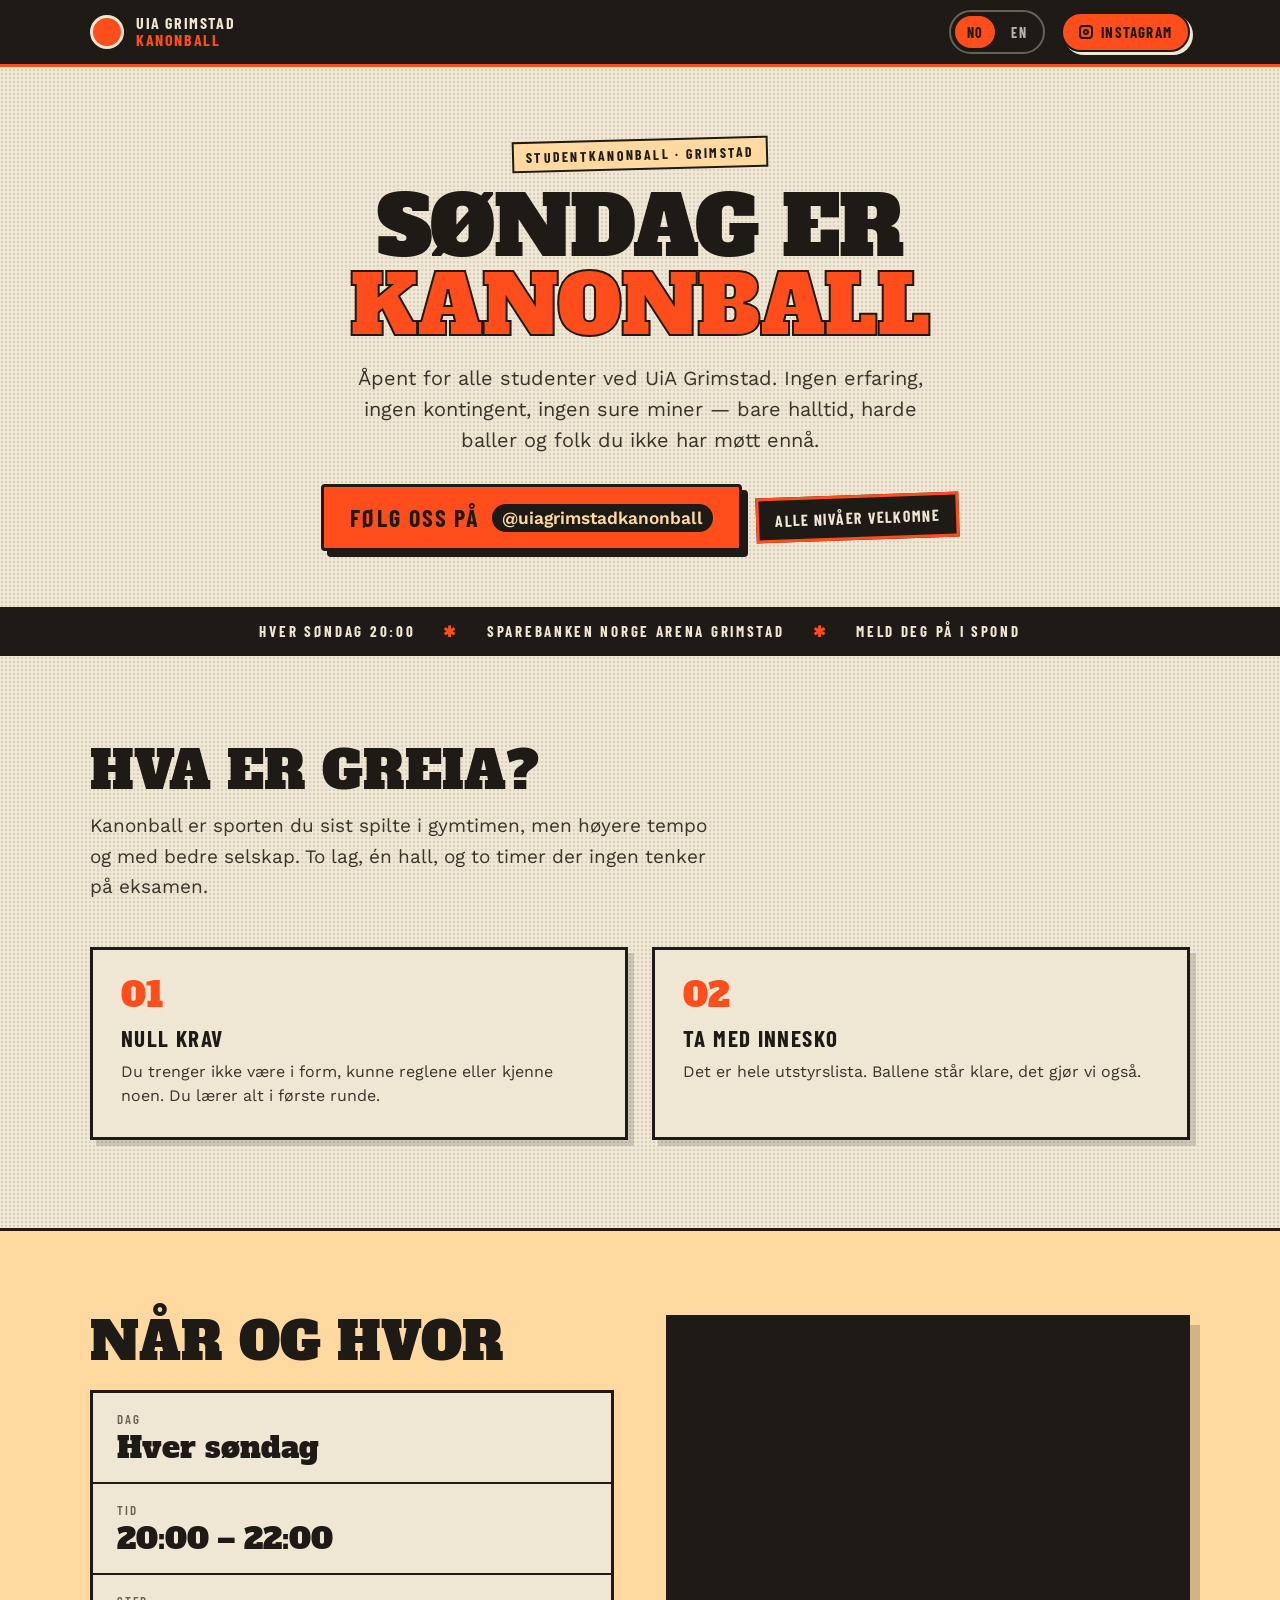
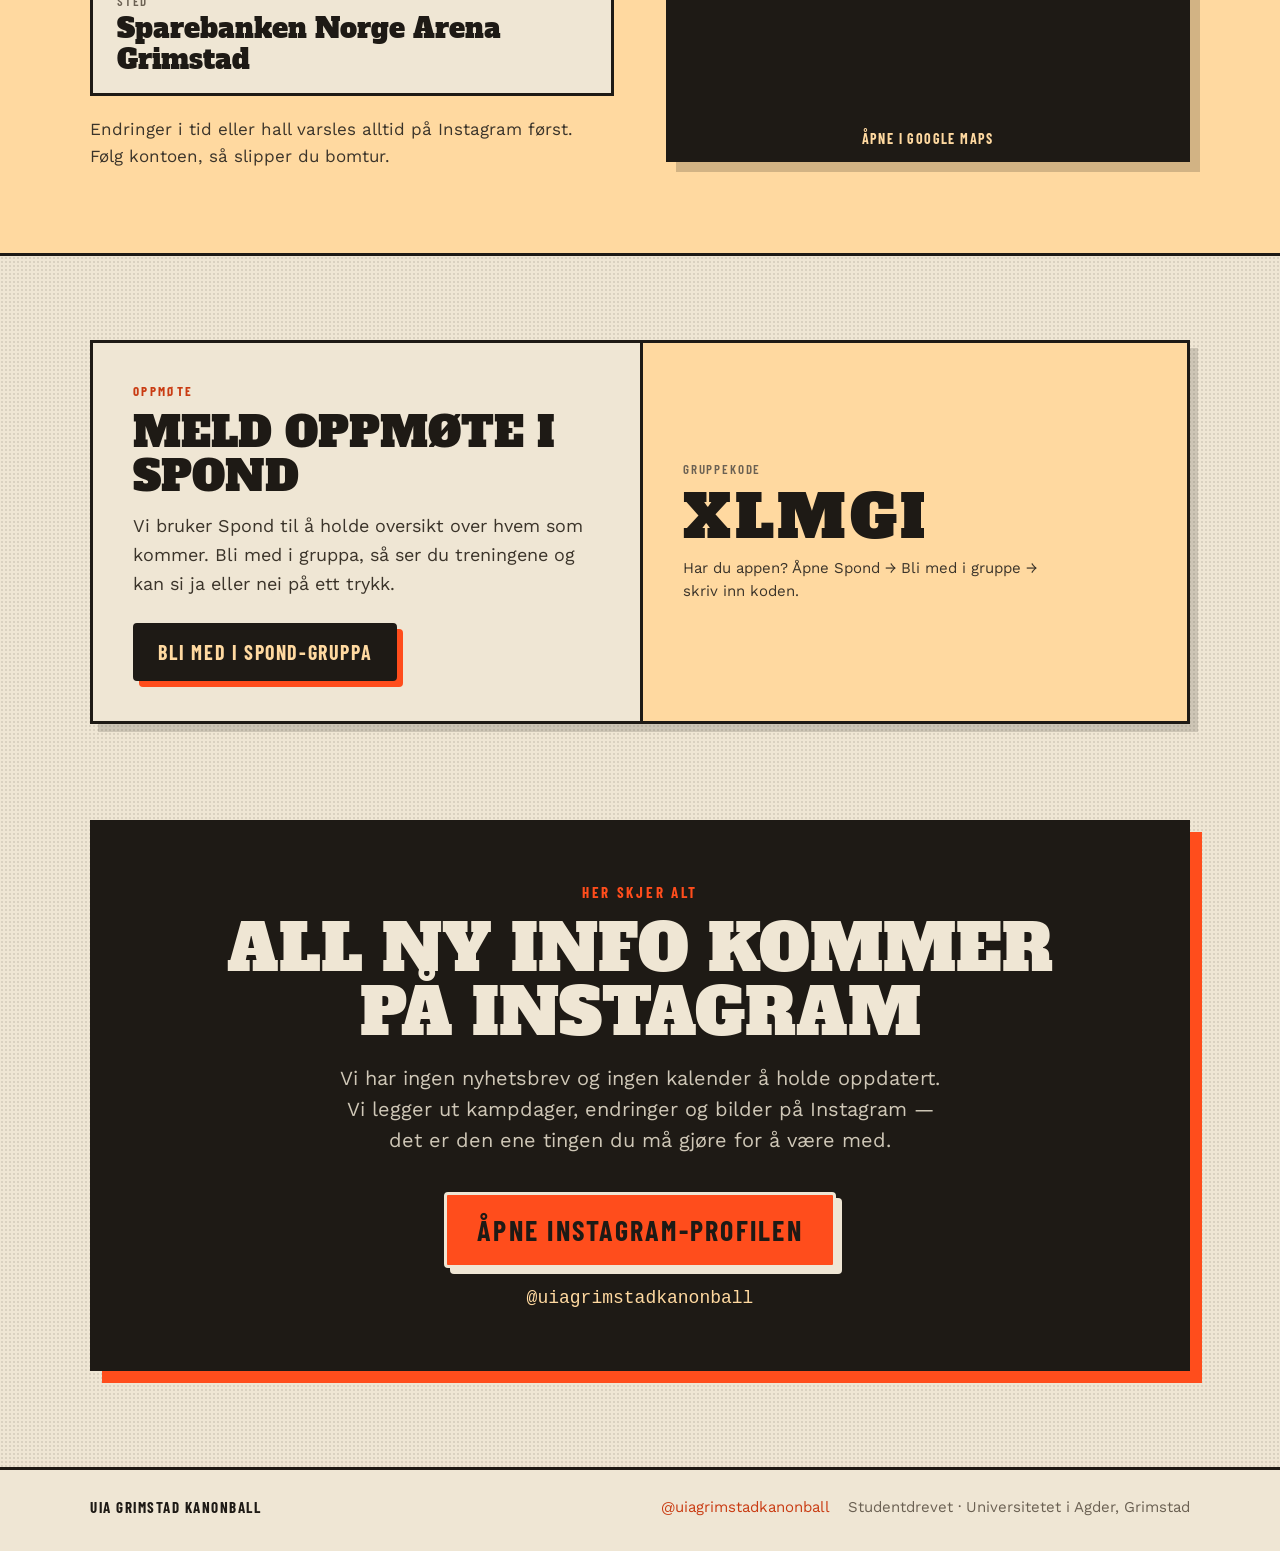
<file: index.html>
<!DOCTYPE html>
<!--
  UiA Grimstad Kanonball — plain HTML, no build step.
  Text is written twice: <span lang="no"> and <span lang="en">.
-->
<html lang="no" data-lang="no">
<head>
  <meta charset="utf-8">
  <meta name="viewport" content="width=device-width, initial-scale=1">

  <title>UiA Grimstad Kanonball — kanonball hver søndag i Grimstad</title>
  <meta name="description" content="Studentdrevet kanonball ved UiA Grimstad. Hver søndag 20:00 i Sparebanken Norge Arena. Åpent for alle studenter — ingen erfaring og ingen kontingent.">

  <!-- Link previews -->
  <meta property="og:type" content="website">
  <meta property="og:title" content="UiA Grimstad Kanonball">
  <meta property="og:description" content="Kanonball hver søndag 20:00 i Sparebanken Norge Arena Grimstad. Åpent for alle studenter.">
  <meta property="og:url" content="https://grmkanonball.no/">
  <meta property="og:locale" content="nb_NO">
  <!-- For a picture in link previews, add a 1200x630 image and uncomment:
       <meta property="og:image" content="https://grmkanonball.no/preview.jpg"> -->

  <!-- Tab icon, drawn inline so there is no icon file -->
  <link rel="icon" href="data:image/svg+xml,<svg xmlns='http://www.w3.org/2000/svg' viewBox='0 0 32 32'><circle cx='16' cy='16' r='13' fill='%23ff4d1c' stroke='%231e1a15' stroke-width='3'/></svg>">

  <link rel="preconnect" href="https://fonts.googleapis.com">
  <link rel="preconnect" href="https://fonts.gstatic.com" crossorigin>
  <link href="https://fonts.googleapis.com/css2?family=Alfa+Slab+One&family=Barlow+Condensed:wght@600;700&family=Work+Sans:wght@400;500;600&display=swap" rel="stylesheet">

  <link rel="stylesheet" href="style.css">
</head>
<body>


<!-- ===== Header ===== -->

<header class="header">
  <div class="header__inner container">

    <a class="logo" href="/">
      <span class="logo__ball"></span>
      <span class="logo__name">UiA Grimstad<br><em>Kanonball</em></span>
    </a>

    <div class="lang">
      <button type="button" value="no" aria-label="Norsk">NO</button>
      <button type="button" value="en" aria-label="English">EN</button>
    </div>

    <!-- EDIT: Instagram -->
    <a class="header__cta" href="https://www.instagram.com/uiagrimstadkanonball/" target="_blank" rel="noopener">
      <span class="icon-instagram" aria-hidden="true"></span>
      Instagram
    </a>

  </div>
</header>


<!-- ===== Hero ===== -->

<section class="hero container">
  <div class="hero__inner">

    <p class="hero__tag">
      <span lang="no">Studentkanonball · Grimstad</span>
      <span lang="en">Student dodgeball · Grimstad</span>
    </p>

    <h1 class="hero__title">
      <span lang="no">Søndag er</span>
      <span lang="en">Sunday is</span>
      <span class="outlined">kanonball</span>
    </h1>

    <p class="hero__text">
      <span lang="no">Åpent for alle studenter ved UiA Grimstad. Ingen erfaring, ingen kontingent, ingen sure miner — bare halltid, harde baller og folk du ikke har møtt ennå.</span>
      <span lang="en">Open to every student at UiA Grimstad. No experience, no fee, no attitude — just gym time, hard balls and people you haven't met yet.</span>
    </p>

    <div class="hero__actions">

      <!-- EDIT: Instagram -->
      <a class="btn btn--orange" href="https://www.instagram.com/uiagrimstadkanonball/" target="_blank" rel="noopener">
        <span lang="no">Følg oss på</span>
        <span lang="en">Follow us on</span>
        <span class="btn__pill">@uiagrimstadkanonball</span>
      </a>

      <p class="hero__stamp">
        <span lang="no">Alle nivåer velkomne</span>
        <span lang="en">All levels welcome</span>
      </p>

    </div>

  </div>
</section>


<!-- ===== Ticker ===== -->

<div class="ticker">
  <div class="ticker__inner">

    <!-- EDIT: day and time -->
    <span>
      <span lang="no">Hver søndag 20:00</span>
      <span lang="en">Every Sunday 20:00</span>
    </span>

    <span class="ticker__star" aria-hidden="true">✱</span>

    <!-- EDIT: venue -->
    <span>Sparebanken Norge Arena Grimstad</span>

    <span class="ticker__star" aria-hidden="true">✱</span>

    <span>
      <span lang="no">Meld deg på i Spond</span>
      <span lang="en">Sign up in Spond</span>
    </span>

  </div>
</div>


<!-- ===== What is it =====
     Copy an <article class="card"> block to add another card. -->

<section class="section container">

  <h2 class="section-title">
    <span lang="no">Hva er greia?</span>
    <span lang="en">What is it?</span>
  </h2>

  <p class="section-lead">
    <span lang="no">Kanonball er sporten du sist spilte i gymtimen, men høyere tempo og med bedre selskap. To lag, én hall, og to timer der ingen tenker på eksamen.</span>
    <span lang="en">Kanonball is Norwegian dodgeball — the game you last played in PE, at a higher tempo and in better company. Two teams, one gym, and two hours where nobody thinks about exams.</span>
  </p>

  <div class="cards">

    <article class="card">
      <p class="card__number">01</p>
      <h3 class="card__title">
        <span lang="no">Null krav</span>
        <span lang="en">Zero requirements</span>
      </h3>
      <p class="card__text">
        <span lang="no">Du trenger ikke være i form, kunne reglene eller kjenne noen. Du lærer alt i første runde.</span>
        <span lang="en">You don't need to be fit, know the rules or know anyone. You'll pick it all up in the first round.</span>
      </p>
    </article>

    <article class="card">
      <p class="card__number">02</p>
      <h3 class="card__title">
        <span lang="no">Ta med innesko</span>
        <span lang="en">Bring indoor shoes</span>
      </h3>
      <p class="card__text">
        <span lang="no">Det er hele utstyrslista. Ballene står klare, det gjør vi også.</span>
        <span lang="en">That's the whole packing list. The balls are ready, and so are we.</span>
      </p>
    </article>

  </div>

</section>


<!-- ===== When and where ===== -->

<section class="when">
  <div class="when__inner container">

    <div>

      <h2 class="section-title">
        <span lang="no">Når og hvor</span>
        <span lang="en">When and where</span>
      </h2>

      <div class="facts">

        <div class="facts__row">
          <p class="facts__label">
            <span lang="no">Dag</span>
            <span lang="en">Day</span>
          </p>
          <!-- EDIT: day -->
          <p class="facts__value">
            <span lang="no">Hver søndag</span>
            <span lang="en">Every Sunday</span>
          </p>
        </div>

        <div class="facts__row">
          <p class="facts__label">
            <span lang="no">Tid</span>
            <span lang="en">Time</span>
          </p>
          <!-- EDIT: time -->
          <p class="facts__value">20:00 – 22:00</p>
        </div>

        <div class="facts__row">
          <p class="facts__label">
            <span lang="no">Sted</span>
            <span lang="en">Venue</span>
          </p>
          <!-- EDIT: venue -->
          <p class="facts__value facts__value--long">Sparebanken Norge Arena Grimstad</p>
        </div>

      </div>

      <p class="when__note">
        <span lang="no">Endringer i tid eller hall varsles alltid på Instagram først. Følg kontoen, så slipper du bomtur.</span>
        <span lang="en">Any change of time or venue is announced on Instagram first. Follow the account and you'll never show up to an empty gym.</span>
      </p>

    </div>

    <!-- EDIT: map. Google Maps > Share > Embed a map, then paste the src here -->
    <div class="map">
      <iframe
        src="https://www.google.com/maps/embed?pb=!1m18!1m12!1m3!1d2170.562983877064!2d8.571436984648617!3d58.33533082019031!2m3!1f0!2f0!3f0!3m2!1i1024!2i768!4f13.1!3m3!1m2!1s0x4647ee421ae0e0fb%3A0x88d8b31dec1f9e09!2sSparebanken%20Norge%20Arena%20Grimstad!5e0!3m2!1sno!2sno!4v1788523913095!5m2!1sno!2sno"
        title="Kart til Sparebanken Norge Arena Grimstad"
        loading="lazy"
        referrerpolicy="strict-origin-when-cross-origin"
        allowfullscreen></iframe>
      <a class="map__link" href="https://maps.app.goo.gl/KAa3QGY7cM1ahxKg8" target="_blank" rel="noopener">
        <span lang="no">Åpne i Google Maps</span>
        <span lang="en">Open in Google Maps</span>
      </a>
    </div>

  </div>
</section>


<!-- ===== Spond ===== -->

<section class="spond container">
  <div class="spond__box">

    <div class="spond__text">

      <p class="kicker">
        <span lang="no">Oppmøte</span>
        <span lang="en">Attendance</span>
      </p>

      <h2 class="section-title">
        <span lang="no">Meld oppmøte i Spond</span>
        <span lang="en">Confirm attendance in Spond</span>
      </h2>

      <p class="spond__desc">
        <span lang="no">Vi bruker Spond til å holde oversikt over hvem som kommer. Bli med i gruppa, så ser du treningene og kan si ja eller nei på ett trykk.</span>
        <span lang="en">We use Spond to keep track of who's coming. Join the group to see the sessions and answer yes or no in one tap.</span>
      </p>

      <!-- EDIT: Spond code -->
      <a class="btn btn--dark" href="https://spond.com/invite/XLMGI" target="_blank" rel="noopener">
        <span lang="no">Bli med i Spond-gruppa</span>
        <span lang="en">Join the Spond group</span>
      </a>

    </div>

    <div class="spond__code">
      <p class="spond__code-label">
        <span lang="no">Gruppekode</span>
        <span lang="en">Group code</span>
      </p>
      <!-- EDIT: Spond code -->
      <p class="spond__code-value">XLMGI</p>
      <p class="spond__code-step">
        <span lang="no">Har du appen? Åpne Spond → Bli med i gruppe → skriv inn koden.</span>
        <span lang="en">Already have the app? Open Spond → Join group → enter the code.</span>
      </p>
    </div>

  </div>
</section>


<!-- ===== Instagram ===== -->

<section class="instagram container">
  <div class="instagram__box">

    <p class="kicker">
      <span lang="no">Her skjer alt</span>
      <span lang="en">Everything happens here</span>
    </p>

    <h2 class="section-title">
      <span lang="no">All ny info kommer på Instagram</span>
      <span lang="en">All new info goes on Instagram</span>
    </h2>

    <p class="instagram__text">
      <span lang="no">Vi har ingen nyhetsbrev og ingen kalender å holde oppdatert. Vi legger ut kampdager, endringer og bilder på Instagram — det er den ene tingen du må gjøre for å være med.</span>
      <span lang="en">We don't run a newsletter or keep a calendar up to date. Game days, changes and photos all go on Instagram — following it is the one thing you need to do to join.</span>
    </p>

    <!-- EDIT: Instagram -->
    <a class="btn btn--on-dark" href="https://www.instagram.com/uiagrimstadkanonball/" target="_blank" rel="noopener">
      <span lang="no">Åpne Instagram-profilen</span>
      <span lang="en">Open the Instagram profile</span>
    </a>

    <!-- EDIT: Instagram -->
    <p class="instagram__handle">@uiagrimstadkanonball</p>

  </div>
</section>


<!-- ===== Footer ===== -->

<footer class="footer">
  <div class="footer__inner container">

    <p class="footer__brand">UiA Grimstad Kanonball</p>

    <div class="footer__meta">
      <!-- EDIT: Instagram -->
      <a href="https://www.instagram.com/uiagrimstadkanonball/" target="_blank" rel="noopener">@uiagrimstadkanonball</a>
      <span>
        <span lang="no">Studentdrevet · Universitetet i Agder, Grimstad</span>
        <span lang="en">Student-run · University of Agder, Grimstad</span>
      </span>
    </div>

  </div>
</footer>


<script src="script.js"></script>
</body>
</html>
</file>
<file: style.css>
/* UiA Grimstad Kanonball — sections below follow the order of the page. */


/* --- Settings ------------------------------------------------------------ */

:root {
  --cream:  #efe6d4;              /* page background */
  --ink:    #1e1a15;              /* near-black: text and borders */
  --orange: #ff4d1c;              /* main accent */
  --sand:   #ffd9a0;              /* soft yellow panels */
  --rust:   #c93b12;              /* links */
  --body:   #3b342a;              /* paragraph text */
  --label:  #6b6153;              /* small grey labels */

  --font-display: "Alfa Slab One", Georgia, serif;
  --font-ui: "Barlow Condensed", Arial, sans-serif;
  --font-body: "Work Sans", Helvetica, Arial, sans-serif;

  --page-width: 1180px;
  --page-gutter: clamp(16px, 4vw, 40px);
  --border: 3px solid var(--ink);
}


/* --- Base ---------------------------------------------------------------- */

* { box-sizing: border-box; }

html, body { margin: 0; padding: 0; }

body {
  min-height: 100vh;
  overflow-x: hidden;
  background-color: var(--cream);
  background-image: radial-gradient(rgba(30, 26, 21, 0.10) 1px, transparent 1.4px);
  background-size: 4px 4px;       /* dotted paper texture */
  color: var(--ink);
  font-family: var(--font-body);
  -webkit-font-smoothing: antialiased;
}

a { color: var(--rust); text-decoration: none; }
a:hover { color: var(--ink); }

a:focus-visible,
button:focus-visible {
  outline: 3px solid var(--orange);
  outline-offset: 3px;
}

@media (prefers-reduced-motion: reduce) {
  * { transition: none !important; }
}


/* --- Language ------------------------------------------------------------
   Both languages sit in the HTML; these hide the one not selected.
   script.js flips data-lang on <html>. With no JS the page stays Norwegian. */

html[data-lang="no"] [lang="en"] { display: none; }
html[data-lang="en"] [lang="no"] { display: none; }


/* --- Shared layout ------------------------------------------------------- */

.container {
  max-width: var(--page-width);
  margin: 0 auto;
  padding-left: var(--page-gutter);
  padding-right: var(--page-gutter);
}

.section {
  padding-top: clamp(40px, 7vw, 88px);
  padding-bottom: clamp(40px, 7vw, 88px);
}

.section-title {
  font-family: var(--font-display);
  font-weight: 400;
  font-size: clamp(28px, 6vw, 52px);
  line-height: 1.02;
  text-transform: uppercase;
  margin: 0 0 14px;
}

.section-lead {
  font-size: clamp(16px, 2.4vw, 19px);
  line-height: 1.6;
  max-width: 34em;
  color: var(--body);
  text-wrap: pretty;
  margin: 0 0 clamp(28px, 4vw, 44px);
}

/* Small uppercase label above a headline. */
.kicker {
  font-family: var(--font-ui);
  font-weight: 700;
  text-transform: uppercase;
  letter-spacing: 0.18em;
  font-size: 13px;
  color: var(--rust);
  margin: 0 0 12px;
}


/* --- Buttons -------------------------------------------------------------
   Same shape throughout; --btn-shadow sets the hard shadow colour. */

.btn {
  --btn-shadow: var(--ink);

  display: inline-flex;
  align-items: center;
  gap: 12px;
  font-family: var(--font-ui);
  font-weight: 700;
  text-transform: uppercase;
  letter-spacing: 0.08em;
  border: var(--border);
  border-radius: 4px;
  box-shadow: 6px 6px 0 var(--btn-shadow);
  transition: transform 0.12s ease, box-shadow 0.12s ease;
}

/* Press effect: slides into its own shadow. */
.btn:hover,
.btn:focus-visible {
  transform: translate(3px, 3px);
  box-shadow: 3px 3px 0 var(--btn-shadow);
}

.btn--orange {
  background: var(--orange);
  color: var(--ink);
  font-size: clamp(18px, 3.4vw, 24px);
  padding: 16px 26px;
  min-height: 48px;
}

.btn--orange:hover { color: var(--ink); }

.btn--dark {
  --btn-shadow: var(--orange);
  background: var(--ink);
  color: var(--sand);
  font-size: clamp(16px, 2.8vw, 20px);
  padding: 14px 22px;
  min-height: 48px;
}

.btn--dark:hover { color: var(--sand); }

.btn--on-dark {
  --btn-shadow: var(--cream);
  background: var(--orange);
  color: var(--ink);
  border-color: var(--cream);
  font-size: clamp(19px, 3.6vw, 28px);
  padding: 18px 30px;
  min-height: 52px;
}

.btn--on-dark:hover { color: var(--ink); }

/* The @handle pill inside the hero button. */
.btn__pill {
  font-family: var(--font-body);
  font-weight: 600;
  font-size: 0.72em;
  letter-spacing: 0;
  text-transform: none;
  background: var(--ink);
  color: var(--sand);
  padding: 4px 10px;
  border-radius: 999px;
}


/* --- Header -------------------------------------------------------------- */

.header {
  position: sticky;
  top: 0;
  z-index: 40;
  background: var(--ink);
  border-bottom: 3px solid var(--orange);
}

.header__inner {
  display: flex;
  align-items: center;
  flex-wrap: wrap;
  gap: 16px;
  padding-top: 10px;
  padding-bottom: 10px;
}

.logo {
  display: flex;
  align-items: center;
  gap: 12px;
  margin-right: auto;             /* pushes the rest to the right */
}

.logo__ball {
  width: 34px;
  height: 34px;
  flex: none;
  border-radius: 50%;
  background: var(--orange);
  border: 3px solid var(--cream);
}

.logo__name {
  font-family: var(--font-ui);
  font-weight: 700;
  text-transform: uppercase;
  letter-spacing: 0.10em;
  line-height: 1.05;
  font-size: clamp(13px, 2.6vw, 16px);
  color: var(--cream);
}

.logo:hover .logo__name { color: var(--cream); }

.logo__name em { color: var(--orange); font-style: normal; }

/* NO / EN switch */

.lang {
  display: flex;
  align-items: center;
  gap: 4px;
  padding: 4px;
  border: 2px solid rgba(239, 230, 212, 0.35);
  border-radius: 999px;
}

.lang button {
  font-family: var(--font-ui);
  font-weight: 700;
  font-size: 14px;
  letter-spacing: 0.1em;
  padding: 6px 12px;
  min-height: 32px;
  border: none;
  border-radius: 999px;
  background: transparent;
  color: rgba(239, 230, 212, 0.75);
  cursor: pointer;
}

/* Highlight the language currently showing. */
html[data-lang="no"] .lang button[value="no"],
html[data-lang="en"] .lang button[value="en"] {
  background: var(--orange);
  color: var(--ink);
}

.header__cta {
  display: inline-flex;
  align-items: center;
  gap: 8px;
  background: var(--orange);
  color: var(--ink);
  font-family: var(--font-ui);
  font-weight: 700;
  text-transform: uppercase;
  letter-spacing: 0.08em;
  font-size: 15px;
  padding: 9px 16px;
  border: 2px solid var(--ink);
  border-radius: 999px;
  box-shadow: 3px 3px 0 var(--cream);
  transition: transform 0.12s ease, box-shadow 0.12s ease;
}

.header__cta:hover,
.header__cta:focus-visible {
  color: var(--ink);
  transform: translate(1px, 1px);
  box-shadow: 2px 2px 0 var(--cream);
}

/* Instagram glyph, drawn so there is no icon file. */
.icon-instagram {
  position: relative;
  width: 14px;
  height: 14px;
  border: 2.5px solid var(--ink);
  border-radius: 4px;
  flex: none;
}

.icon-instagram::after {
  content: "";
  position: absolute;
  inset: 2px;
  border: 2px solid var(--ink);
  border-radius: 50%;
}


/* --- Hero ---------------------------------------------------------------- */

.hero {
  padding-top: clamp(28px, 6vw, 72px);
  padding-bottom: clamp(24px, 5vw, 56px);
  display: flex;
  justify-content: center;
}

.hero__inner {
  width: 100%;
  max-width: 840px;
  text-align: center;
  container-type: inline-size;     /* headline scales to this box */
}

.hero__tag {
  display: inline-block;
  font-family: var(--font-ui);
  font-weight: 700;
  text-transform: uppercase;
  letter-spacing: 0.16em;
  font-size: clamp(12px, 2.4vw, 14px);
  background: var(--sand);
  border: 2px solid var(--ink);
  padding: 5px 12px;
  transform: rotate(-1.5deg);
  margin: 0 0 18px;
}

.hero__title {
  font-family: var(--font-display);
  font-weight: 400;
  font-size: clamp(34px, 10cqw, 82px);
  line-height: 0.96;
  letter-spacing: -0.015em;
  text-transform: uppercase;
  text-wrap: balance;
  margin: 0 0 18px;
}

.hero__title > span { display: block; }

/* Second line: orange fill, dark outline. */
.hero__title .outlined {
  color: var(--orange);
  -webkit-text-stroke: 2px var(--ink);
}

.hero__text {
  font-size: clamp(16px, 2.6vw, 20px);
  line-height: 1.55;
  max-width: 30em;
  margin: 0 auto 28px;
  color: var(--body);
  text-wrap: pretty;
}

.hero__actions {
  display: flex;
  flex-wrap: wrap;
  gap: 14px;
  align-items: center;
  justify-content: center;
}

.hero__stamp {
  display: inline-block;
  background: var(--ink);
  color: var(--cream);
  border: 3px solid var(--orange);
  padding: 10px 16px;
  transform: rotate(-2deg);
  font-family: var(--font-ui);
  font-weight: 700;
  text-transform: uppercase;
  letter-spacing: 0.08em;
  font-size: clamp(13px, 2.4vw, 16px);
  margin: 0;
}


/* --- Ticker -------------------------------------------------------------- */

.ticker {
  background: var(--ink);
  color: var(--cream);
  border-top: var(--border);
  border-bottom: var(--border);
  padding: 12px 16px;
  overflow: hidden;
}

.ticker__inner {
  display: flex;
  flex-wrap: wrap;
  justify-content: center;
  gap: 28px;
  text-align: center;
  font-family: var(--font-ui);
  font-weight: 700;
  text-transform: uppercase;
  letter-spacing: 0.18em;
  font-size: clamp(12px, 2.2vw, 15px);
}

.ticker__star { color: var(--orange); }


/* --- Cards --------------------------------------------------------------- */

.cards {
  display: grid;
  grid-template-columns: repeat(auto-fit, minmax(240px, 1fr));
  gap: clamp(16px, 2.5vw, 24px);
}

.card {
  background: var(--cream);
  border: var(--border);
  padding: clamp(20px, 3vw, 28px);
  box-shadow: 6px 6px 0 rgba(30, 26, 21, 0.16);
}

.card__number {
  font-family: var(--font-display);
  color: var(--orange);
  font-size: 34px;
  line-height: 1;
  margin: 0 0 12px;
}

.card__title {
  font-family: var(--font-ui);
  font-weight: 700;
  text-transform: uppercase;
  letter-spacing: 0.06em;
  font-size: clamp(19px, 3vw, 23px);
  margin: 0 0 8px;
}

.card__text {
  margin: 0;
  font-size: 16px;
  line-height: 1.55;
  color: var(--body);
}


/* --- When and where ------------------------------------------------------ */

.when {
  background: var(--sand);
  border-top: var(--border);
  border-bottom: var(--border);
}

.when__inner {
  padding-top: clamp(40px, 7vw, 84px);
  padding-bottom: clamp(40px, 7vw, 84px);
  display: grid;
  grid-template-columns: 1fr;      /* stacked on phones */
  gap: clamp(28px, 4vw, 52px);
  align-items: start;
}

@media (min-width: 760px) {
  .when__inner { grid-template-columns: 1fr 1fr; }
}

.when .section-title { margin-bottom: 22px; }

/* The 2px gap over a dark background draws the divider lines. */
.facts {
  display: grid;
  gap: 2px;
  border: var(--border);
  background: var(--ink);
}

.facts__row {
  background: var(--cream);
  padding: 18px clamp(16px, 2.5vw, 24px);
}

.facts__label {
  font-family: var(--font-ui);
  font-weight: 600;
  text-transform: uppercase;
  letter-spacing: 0.14em;
  font-size: 13px;
  color: var(--label);
  margin: 0 0 4px;
}

.facts__value {
  font-family: var(--font-display);
  font-size: clamp(22px, 4vw, 30px);
  line-height: 1.1;
  margin: 0;
}

/* Venue names are long. */
.facts__value--long {
  font-size: clamp(20px, 3.4vw, 27px);
  line-height: 1.15;
}

.when__note {
  font-size: clamp(15px, 2.3vw, 17px);
  line-height: 1.55;
  color: var(--body);
  margin: 20px 0 0;
  max-width: 30em;
  text-wrap: pretty;
}

.map {
  border: var(--border);
  background: var(--ink);
  box-shadow: 10px 10px 0 rgba(30, 26, 21, 0.2);
  display: flex;
  flex-direction: column;
}

.map iframe {
  width: 100%;
  height: clamp(260px, 44vw, 400px);
  border: 0;
  display: block;
  filter: saturate(0.85) contrast(1.02);
}

.map__link {
  background: var(--ink);
  color: var(--sand);
  font-family: var(--font-ui);
  font-weight: 700;
  text-transform: uppercase;
  letter-spacing: 0.1em;
  font-size: 14px;
  padding: 12px 16px;
  text-align: center;
}

.map__link:hover { color: var(--orange); }


/* --- Spond --------------------------------------------------------------- */

.spond {
  padding-top: clamp(40px, 7vw, 84px);
}

.spond__box {
  border: var(--border);
  background: var(--cream);
  box-shadow: 8px 8px 0 rgba(30, 26, 21, 0.16);
  display: grid;
  grid-template-columns: 1fr;      /* stacked on phones */
}

@media (min-width: 760px) {
  .spond__box { grid-template-columns: 1fr 1fr; }
}

.spond__text { padding: clamp(24px, 4vw, 40px); }

.spond__text .section-title {
  font-size: clamp(26px, 5vw, 42px);
  line-height: 1.04;
}

.spond__desc {
  font-size: clamp(15px, 2.3vw, 18px);
  line-height: 1.6;
  color: var(--body);
  margin: 0 0 24px;
  max-width: 30em;
  text-wrap: pretty;
}

.spond__code {
  background: var(--sand);
  border-top: var(--border);
  padding: clamp(24px, 4vw, 40px);
  display: flex;
  flex-direction: column;
  justify-content: center;
  gap: 10px;
}

/* Divider moves to the left edge once the panel sits beside the text. */
@media (min-width: 760px) {
  .spond__code { border-top: 0; border-left: var(--border); }
}

.spond__code-label {
  font-family: var(--font-ui);
  font-weight: 600;
  text-transform: uppercase;
  letter-spacing: 0.14em;
  font-size: 13px;
  color: var(--label);
  margin: 0;
}

.spond__code-value {
  font-family: var(--font-display);
  font-size: clamp(34px, 8vw, 60px);
  line-height: 1;
  letter-spacing: 0.06em;
  color: var(--ink);
  margin: 0;
}

.spond__code-step {
  font-size: 15px;
  line-height: 1.5;
  color: var(--body);
  max-width: 24em;
  margin: 0;
}


/* --- Instagram ----------------------------------------------------------- */

.instagram {
  padding-top: clamp(44px, 8vw, 96px);
  padding-bottom: clamp(44px, 8vw, 96px);
}

.instagram__box {
  background: var(--ink);
  color: var(--cream);
  border: var(--border);
  box-shadow: 12px 12px 0 var(--orange);
  padding: clamp(26px, 5vw, 60px);
  text-align: center;
}

.instagram .kicker {
  color: var(--orange);
  font-size: clamp(12px, 2.2vw, 15px);
  margin-bottom: 16px;
}

.instagram .section-title {
  font-size: clamp(30px, 7vw, 64px);
  line-height: 1;
  max-width: 18em;
  margin: 0 auto 18px;
  text-wrap: balance;
}

.instagram__text {
  font-size: clamp(16px, 2.5vw, 20px);
  line-height: 1.55;
  color: rgba(239, 230, 212, 0.85);
  max-width: 30em;
  margin: 0 auto clamp(26px, 4vw, 36px);
  text-wrap: pretty;
}

.instagram__handle {
  font-family: ui-monospace, Menlo, Consolas, monospace;
  font-size: clamp(14px, 2.6vw, 18px);
  color: var(--sand);
  margin: 20px 0 0;
}


/* --- Footer -------------------------------------------------------------- */

.footer {
  border-top: var(--border);
  background: var(--cream);
}

.footer__inner {
  padding-top: 28px;
  padding-bottom: 34px;
  display: flex;
  flex-wrap: wrap;
  gap: 16px;
  align-items: center;
  justify-content: space-between;
}

.footer__brand {
  font-family: var(--font-ui);
  font-weight: 700;
  text-transform: uppercase;
  letter-spacing: 0.1em;
  font-size: 15px;
  margin: 0;
}

.footer__meta {
  display: flex;
  flex-wrap: wrap;
  gap: 18px;
  font-size: 15px;
  color: var(--label);
}
</file>
